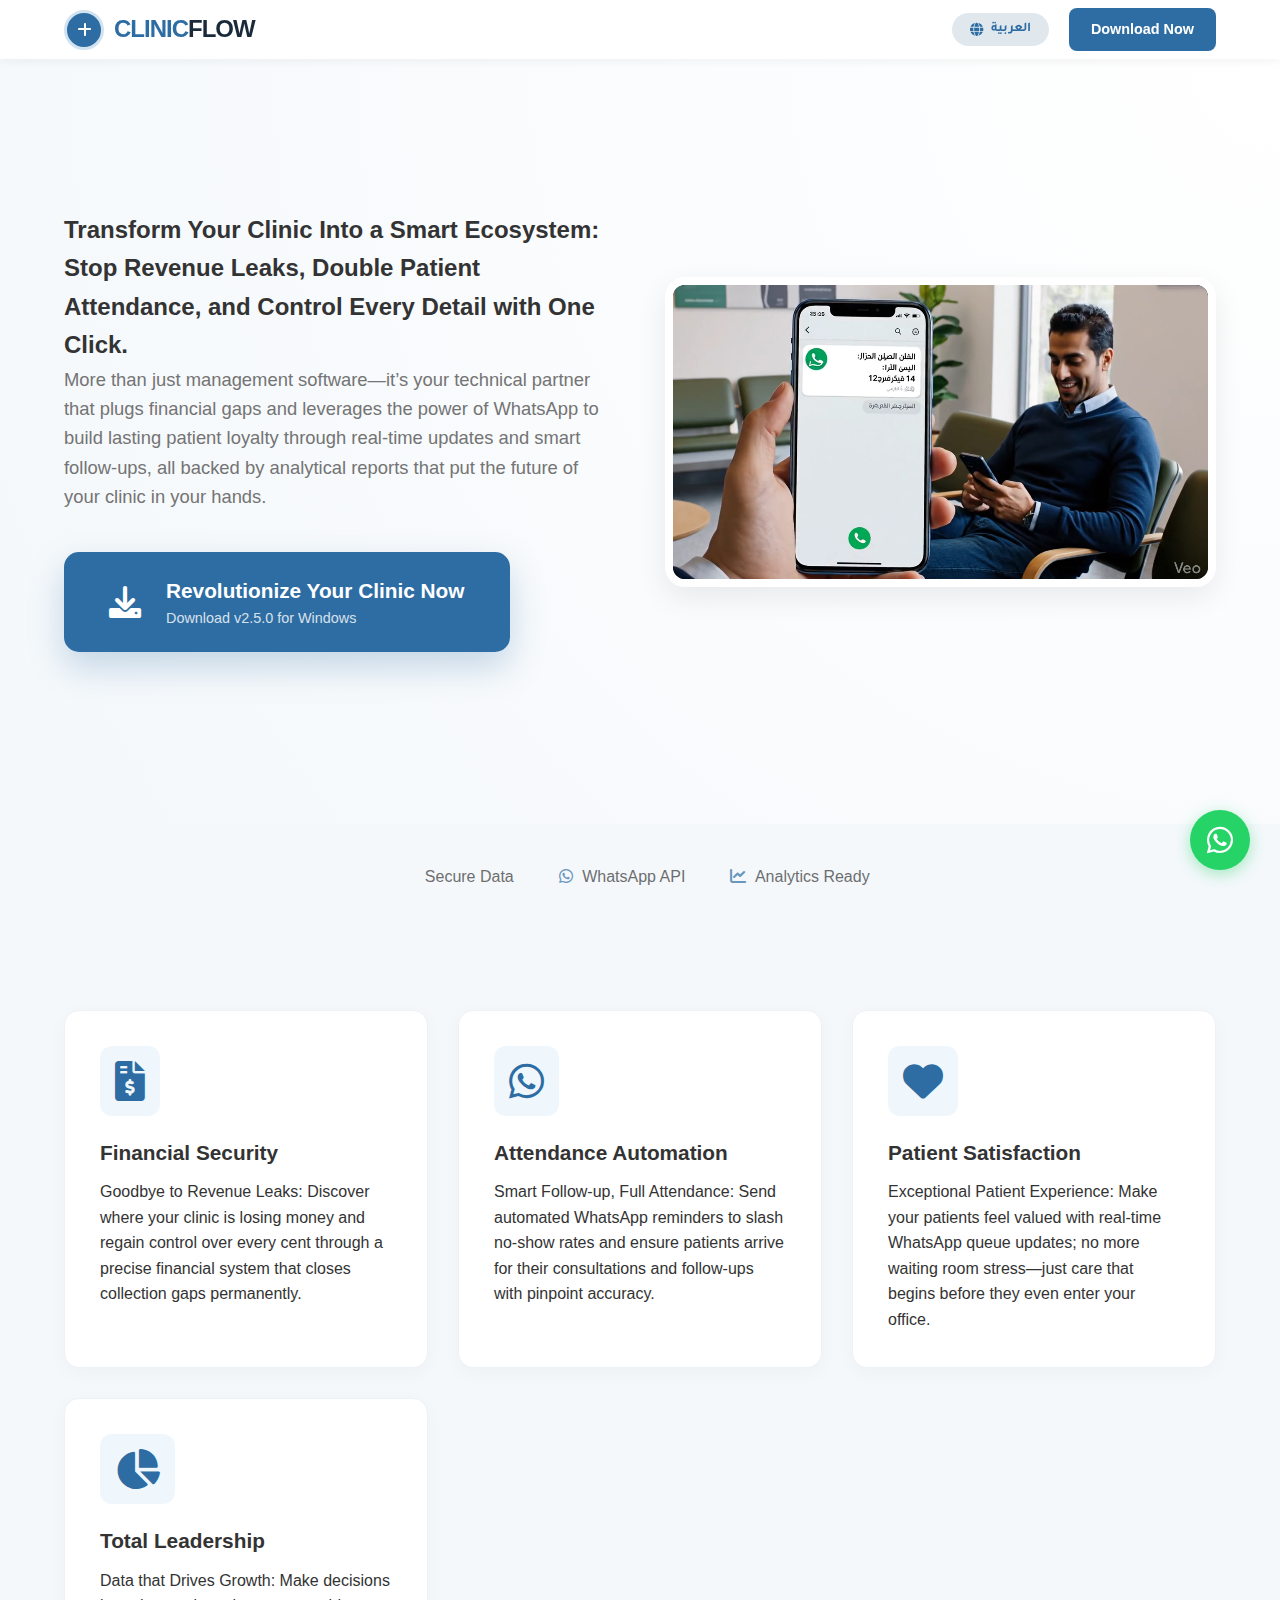
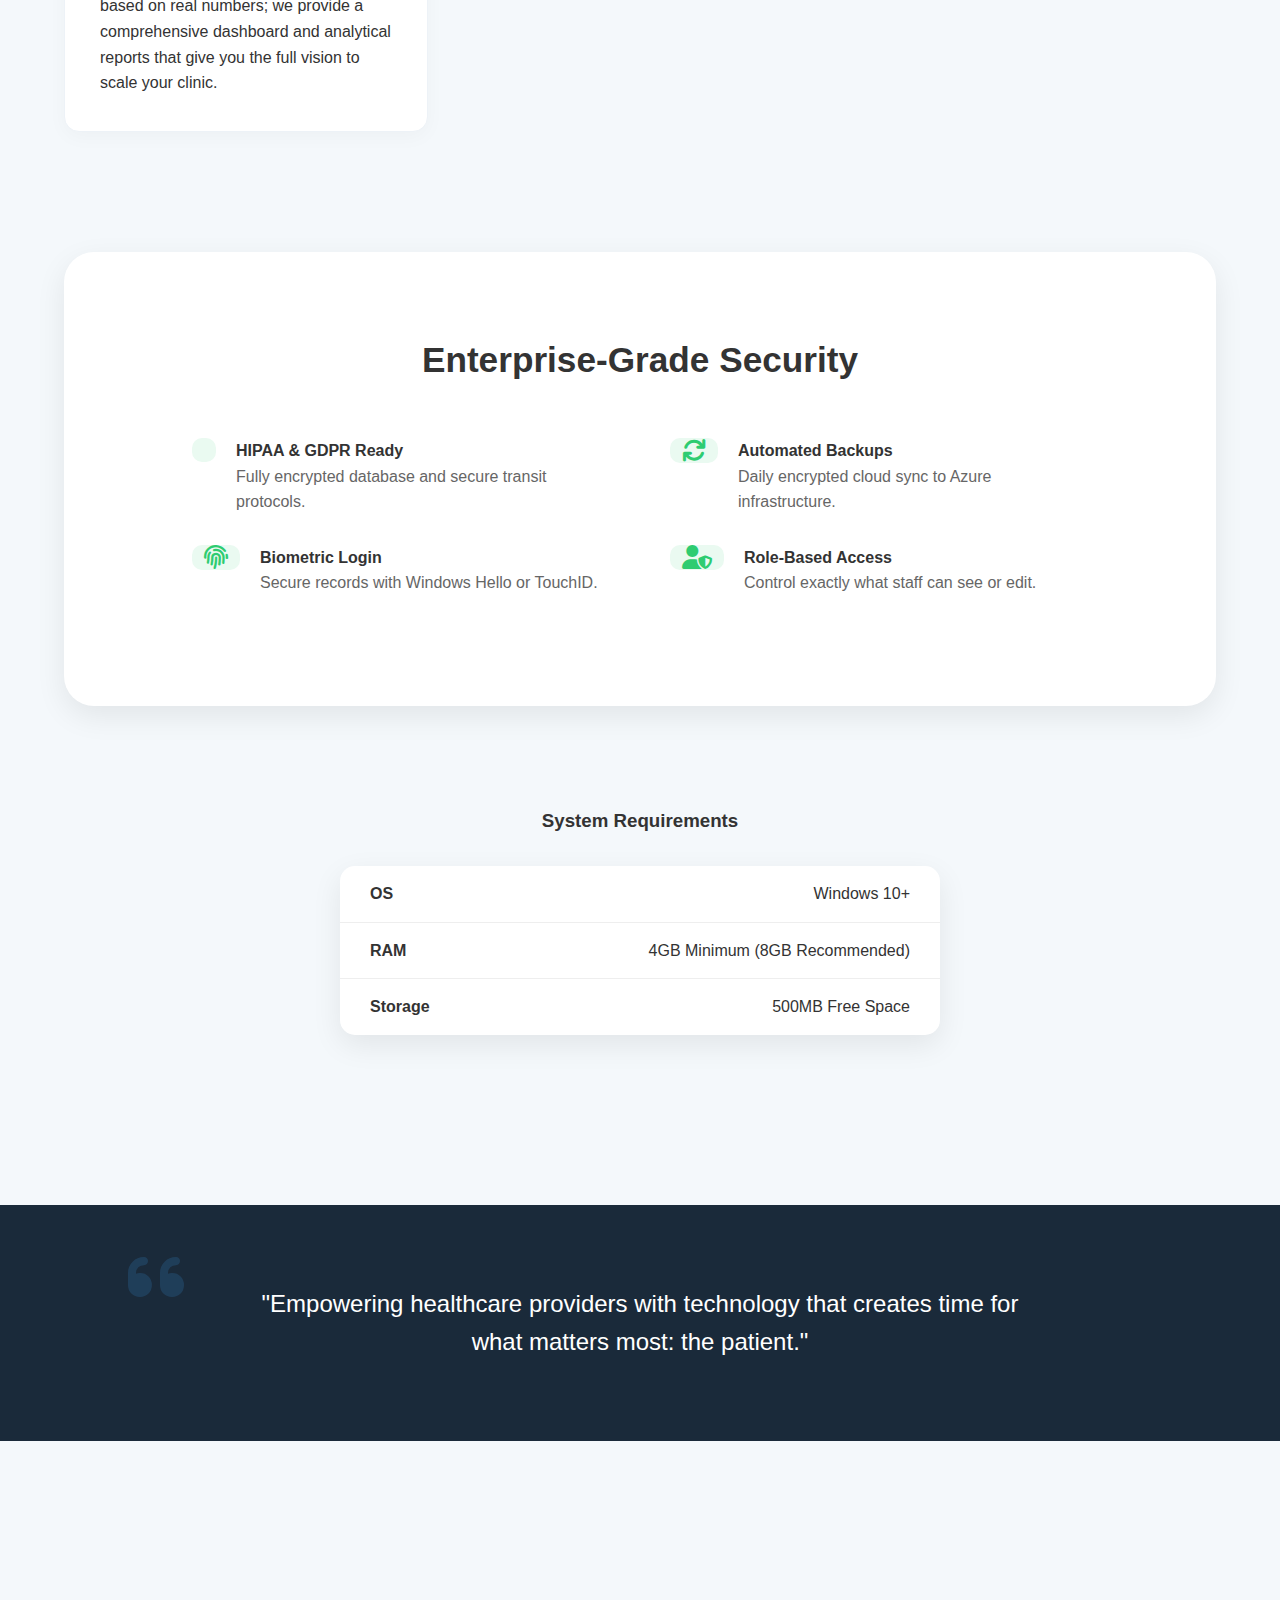
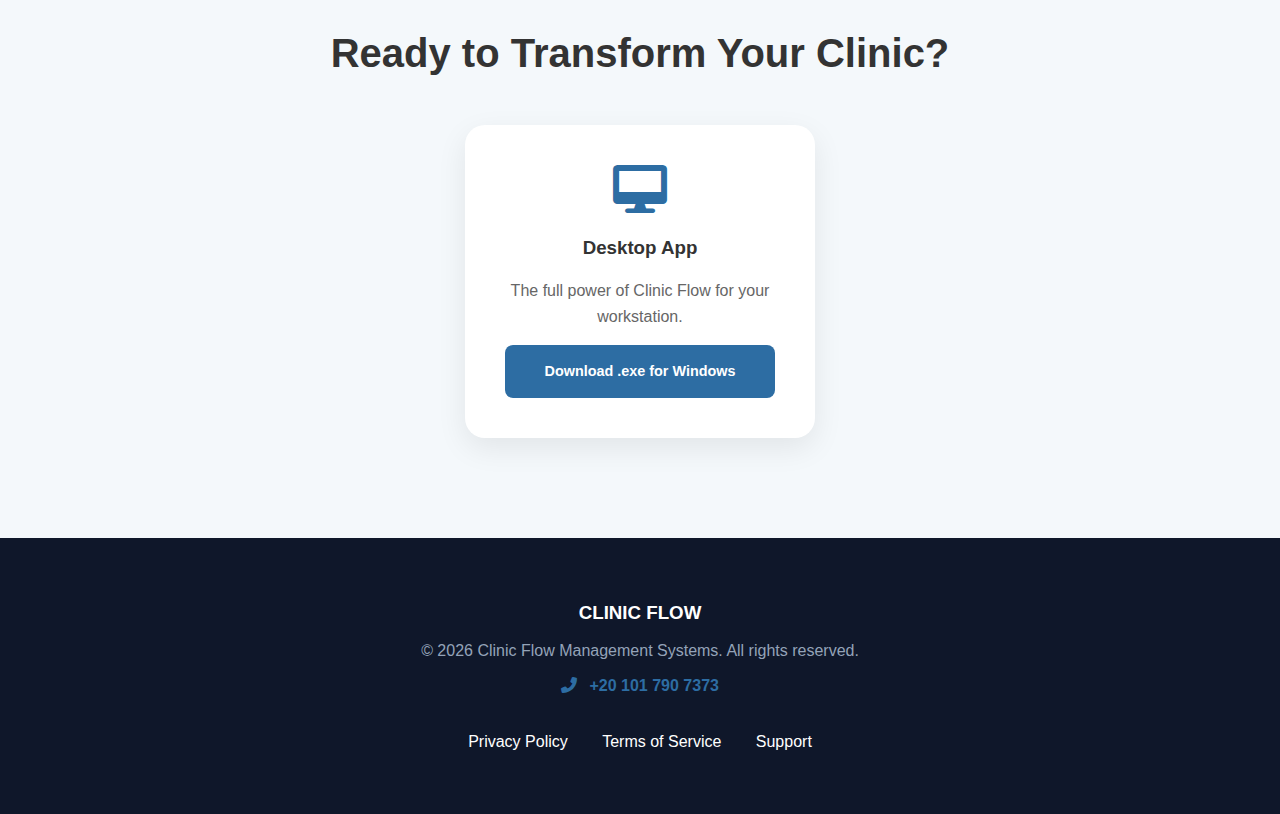
<file: index.html>
<!DOCTYPE html>
<html lang="en" dir="ltr">

<head>
    <meta charset="UTF-8">
    <meta name="viewport" content="width=device-width, initial-scale=1.0">
    <title>Clinic Flow | Professional Practice Management</title>
    <link rel="preconnect" href="https://fonts.googleapis.com">
    <link rel="preconnect" href="https://fonts.gstatic.com" crossorigin>
    <link href="https://fonts.googleapis.com/css2?family=Tajawal:wght@300;400;500;700;800&display=swap"
        rel="stylesheet">
    <link rel="stylesheet" href="https://cdnjs.cloudflare.com/ajax/libs/font-awesome/6.0.0/css/all.min.css">
    <link rel="stylesheet" href="assets/css/style.css">
</head>

<body>

    <nav>
        <div class="logo-container">
            <div class="logo-circle"><i class="fas fa-plus"></i></div>
            <h2 style="color: var(--primary); letter-spacing: -1px; font-weight: 800;">CLINIC<span
                    style="color: #1a2a3a;">FLOW</span></h2>
        </div>
        <div class="nav-right">
            <button class="lang-switch" onclick="toggleLanguage()">
                <i class="fas fa-globe"></i>
                <span id="langBtnText" class="arabic-text">العربية</span>
            </button>
            <a href="https://pub-150f0bf4dea2424f864022547d985e88.r2.dev/clinic-flow.zip" class="btn-download-nav"
                id="navBtn">Download Now</a>
        </div>
    </nav>

    <section class="hero hero-split-container">
        <div class="hero-text-side">
            <h2 id="heroH1">Transform Your Clinic Into a Smart Ecosystem: Stop Revenue Leaks, Double Patient Attendance,
                and Control Every Detail.</h2>
            <p id="heroP">More than just management software—it’s your technical partner that plugs financial gaps and
                leverages the power of WhatsApp to build lasting patient loyalty through real-time updates and smart
                follow-ups.</p>

            <a href="https://pub-150f0bf4dea2424f864022547d985e88.r2.dev/clinic-flow.zip" class="main-download-card">
                <i class="fas fa-download fa-2x"></i>
                <div style="text-align: start;" id="mainDlContent">
                    <div id="dlTextMain" style="font-weight: 700; font-size: 1.3rem;">Revolutionize Your Clinic</div>
                    <div id="dlTextSub" style="font-size: 0.9rem; opacity: 0.8;">Download v2.5.0 for Windows</div>
                </div>
            </a>
        </div>

        <div class="hero-video-side">
            <div class="video-container">
                <video id="heroVideo" width="100%" height="100%" autoplay muted loop playsinline
                    style="object-fit: cover;" src="assets/videos/second-english.mp4">
                    Your browser does not support the video tag.
                </video>
            </div>
        </div>
    </section>

    <div class="trust-badges">
        <span><i class="fas fa-check-shield"></i> Secure Data</span>
        <span><i class="fab fa-whatsapp"></i> WhatsApp API</span>
        <span><i class="fas fa-chart-line"></i> Analytics Ready</span>
    </div>

    <section class="features">
        <div class="feature-card">
            <i class="fas fa-file-invoice-dollar"></i>
            <h3 id="f1T">Financial Security</h3>
            <p id="f1D">Goodbye to Revenue Leaks: Discover where your clinic is losing money and regain control over
                every cent through a precise financial system.</p>
        </div>
        <div class="feature-card">
            <i class="fab fa-whatsapp"></i>
            <h3 id="f2T">Attendance Automation</h3>
            <p id="f2D">Smart Follow-up, Full Attendance: Send automated WhatsApp reminders to slash no-show rates and
                ensure patients arrive on time.</p>
        </div>
        <div class="feature-card">
            <i class="fas fa-heart"></i>
            <h3 id="f3T">Patient Satisfaction</h3>
            <p id="f3D">Exceptional Patient Experience: Real-time WhatsApp queue updates mean no more waiting room
                stress—care starts before they enter.</p>
        </div>
        <div class="feature-card">
            <i class="fas fa-chart-pie"></i>
            <h3 id="f4T">Total Leadership</h3>
            <p id="f4D">Data that Drives Growth: Make decisions based on real numbers with comprehensive reports that
                give you the vision to scale.</p>
        </div>
    </section>

    <section class="security-section">
        <h2 id="secH" style="margin-bottom: 50px; text-align: center; font-size: 2.2rem;">Enterprise-Grade Security</h2>
        <div class="security-grid">
            <div>
                <div class="security-item">
                    <i class="fas fa-shield-halved fa-xl"></i>
                    <div>
                        <strong id="s1T">HIPAA & GDPR Ready</strong>
                        <p id="s1D" style="color: var(--text-light);">Fully encrypted database and secure transit
                            protocols.</p>
                    </div>
                </div>
                <div class="security-item">
                    <i class="fas fa-fingerprint fa-xl"></i>
                    <div>
                        <strong id="s2T">Biometric Login</strong>
                        <p id="s2D" style="color: var(--text-light);">Secure records with Windows Hello or TouchID.</p>
                    </div>
                </div>
            </div>
            <div>
                <div class="security-item">
                    <i class="fas fa-sync fa-xl"></i>
                    <div>
                        <strong id="s3T">Automated Backups</strong>
                        <p id="s3D" style="color: var(--text-light);">Daily encrypted cloud sync to Azure
                            infrastructure.</p>
                    </div>
                </div>
                <div class="security-item">
                    <i class="fas fa-user-shield fa-xl"></i>
                    <div>
                        <strong id="s4T">Role-Based Access</strong>
                        <p id="s4D" style="color: var(--text-light);">Control exactly what staff can see or edit.</p>
                    </div>
                </div>
            </div>
        </div>
    </section>

    <section class="req-section">
        <h3 id="reqH">System Requirements</h3>
        <div class="req-table">
            <div class="req-row"><strong>OS</strong> <span>Windows 10+</span></div>
            <div class="req-row"><strong>RAM</strong> <span>4GB Minimum (8GB Recommended)</span></div>
            <div class="req-row"><strong>Storage</strong> <span>500MB Free Space</span></div>
        </div>
    </section>

    <div class="testimonial">
        <i class="fas fa-quote-left quote-icon"></i>
        <p id="testiP" style="font-size: 1.5rem; max-width: 800px; margin: 0 auto; font-weight: 300;">
            "Empowering healthcare providers with technology that creates time for what matters most: the patient."
        </p>
    </div>

    <section class="platforms" id="download" style="padding: 100px 10%; text-align: center;">
        <h2 id="platH" style="font-size: 2.5rem; margin-bottom: 40px;">Ready to Transform Your Clinic?</h2>
        <div style="display: flex; justify-content: center; gap: 30px; flex-wrap: wrap;">
            <div
                style="background: white; padding: 40px; border-radius: 20px; width: 350px; box-shadow: var(--shadow);">
                <i class="fas fa-desktop" style="font-size: 3rem; color: var(--primary); margin-bottom: 20px;"></i>
                <h3 id="p1T">Desktop App</h3>
                <p id="p1D" style="margin: 15px 0; color: var(--text-light);">The full power of Clinic Flow for your
                    workstation.</p>
                <a href="https://pub-150f0bf4dea2424f864022547d985e88.r2.dev/clinic-flow.zip" class="btn-download-nav"
                    style="display: block; padding: 15px;">Download .exe for
                    Windows</a>
            </div>
        </div>
    </section>

    <footer>
        <div style="margin-bottom: 30px;">
            <h3 style="color: white; margin-bottom: 10px;">CLINIC FLOW</h3>
            <p id="foot">© 2026 Clinic Flow Management Systems. All rights reserved.</p>
            <p style="margin-top: 10px; color: var(--primary); font-weight: bold;">
                <i class="fas fa-phone-alt" style="margin-right:8px;"></i> <span dir="ltr">+20 101 790 7373</span>
            </p>
        </div>
        <div class="footer-links">
            <a href="privacy.html" id="fL1">Privacy Policy</a>
            <a href="terms.html" id="fL2">Terms of Service</a>
            <a href="support.html" id="fL3">Support</a>
        </div>
    </footer>

    <script src="assets/js/main.js"></script>

    <!-- Floating WhatsApp -->
    <a href="https://wa.me/201017907373" class="floating-wa" target="_blank" title="Chat on WhatsApp">
        <i class="fab fa-whatsapp"></i>
    </a>
</body>

</html>
</file>
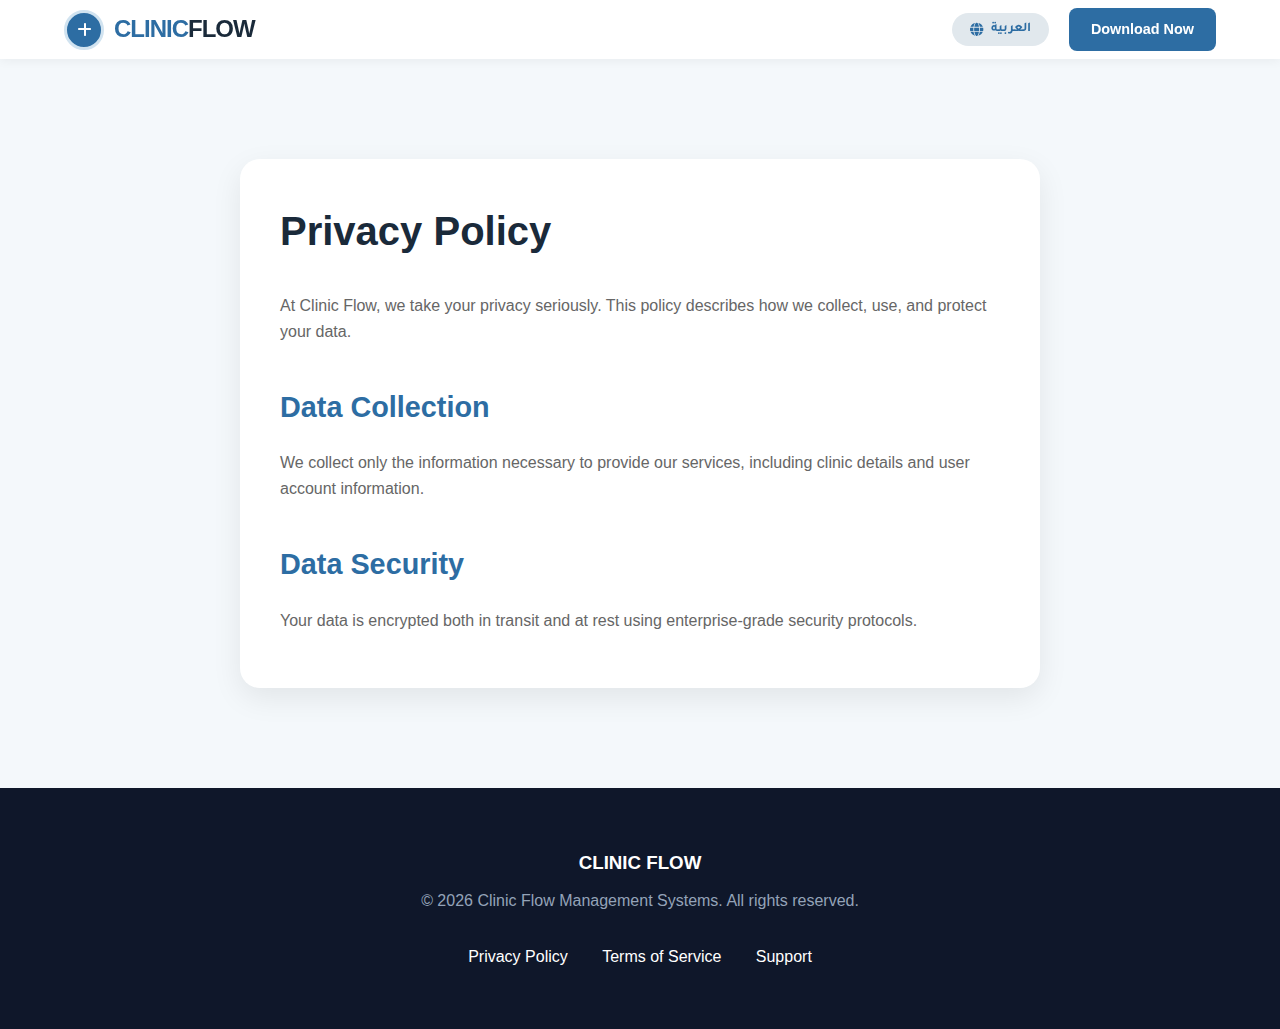
<file: privacy.html>
<!DOCTYPE html>
<html lang="en" dir="ltr">

<head>
    <meta charset="UTF-8">
    <meta name="viewport" content="width=device-width, initial-scale=1.0">
    <title>Privacy Policy | Clinic Flow</title>
    <link rel="preconnect" href="https://fonts.googleapis.com">
    <link rel="preconnect" href="https://fonts.gstatic.com" crossorigin>
    <link href="https://fonts.googleapis.com/css2?family=Tajawal:wght@300;400;500;700;800&display=swap"
        rel="stylesheet">
    <link rel="stylesheet" href="https://cdnjs.cloudflare.com/ajax/libs/font-awesome/6.0.0/css/all.min.css">
    <link rel="stylesheet" href="assets/css/style.css">
</head>

<body>

    <nav>
        <a href="index.html" class="logo-container">
            <div class="logo-circle"><i class="fas fa-plus"></i></div>
            <h2 style="color: var(--primary); letter-spacing: -1px; font-weight: 800;">CLINIC<span
                    style="color: #1a2a3a;">FLOW</span></h2>
        </a>
        <div class="nav-right">
            <button class="lang-switch" onclick="toggleLanguage()">
                <i class="fas fa-globe"></i>
                <span id="langBtnText" class="arabic-text">العربية</span>
            </button>
            <a href="https://pub-150f0bf4dea2424f864022547d985e88.r2.dev/clinic-flow.zip" class="btn-download-nav"
                id="navBtn">Download Now</a>
        </div>
    </nav>

    <div class="page-container">
        <h1 id="privH1">Privacy Policy</h1>
        <p id="privIntro">At Clinic Flow, we take your privacy seriously. This policy describes how we collect, use, and
            protect your data.</p>

        <h2 id="privSec1H">Data Collection</h2>
        <p id="privSec1P">We collect only the information necessary to provide our services, including clinic details
            and user account information.</p>

        <h2 id="privSec2H">Data Security</h2>
        <p id="privSec2P">Your data is encrypted both in transit and at rest using enterprise-grade security protocols.
        </p>
    </div>

    <footer>
        <div style="margin-bottom: 30px;">
            <h3 style="color: white; margin-bottom: 10px;">CLINIC FLOW</h3>
            <p id="foot">© 2026 Clinic Flow Management Systems. All rights reserved.</p>
        </div>
        <div class="footer-links">
            <a href="privacy.html" id="fL1">Privacy Policy</a>
            <a href="terms.html" id="fL2">Terms of Service</a>
            <a href="support.html" id="fL3">Support</a>
        </div>
    </footer>

    <script src="assets/js/main.js"></script>
</body>

</html>
</file>
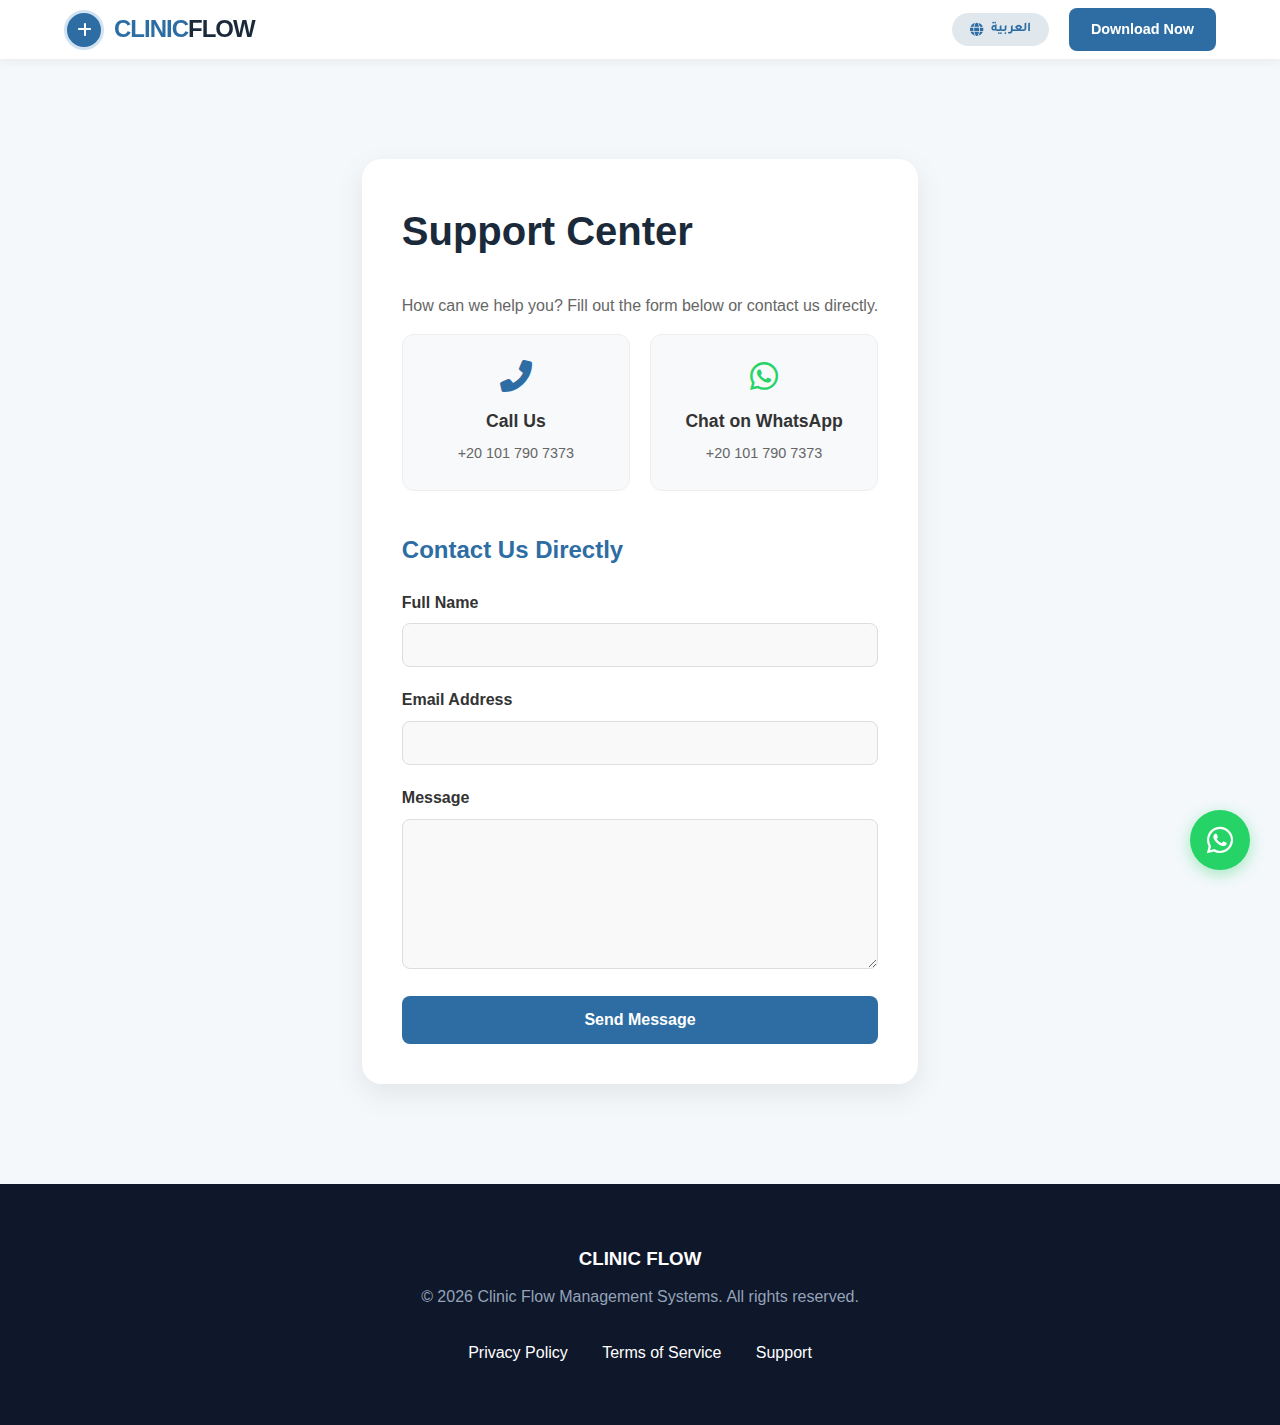
<file: support.html>
<!DOCTYPE html>
<html lang="en" dir="ltr">

<head>
    <meta charset="UTF-8">
    <meta name="viewport" content="width=device-width, initial-scale=1.0">
    <title>Support | Clinic Flow</title>
    <link rel="preconnect" href="https://fonts.googleapis.com">
    <link rel="preconnect" href="https://fonts.gstatic.com" crossorigin>
    <link href="https://fonts.googleapis.com/css2?family=Tajawal:wght@300;400;500;700;800&display=swap"
        rel="stylesheet">
    <link rel="stylesheet" href="https://cdnjs.cloudflare.com/ajax/libs/font-awesome/6.0.0/css/all.min.css">
    <link rel="stylesheet" href="assets/css/style.css">
</head>

<body>

    <nav>
        <a href="index.html" class="logo-container">
            <div class="logo-circle"><i class="fas fa-plus"></i></div>
            <h2 style="color: var(--primary); letter-spacing: -1px; font-weight: 800;">CLINIC<span
                    style="color: #1a2a3a;">FLOW</span></h2>
        </a>
        <div class="nav-right">
            <button class="lang-switch" onclick="toggleLanguage()">
                <i class="fas fa-globe"></i>
                <span id="langBtnText" class="arabic-text">العربية</span>
            </button>
            <a href="https://pub-150f0bf4dea2424f864022547d985e88.r2.dev/clinic-flow.zip" class="btn-download-nav"
                id="navBtn">Download Now</a>
        </div>
    </nav>

    <div class="page-container">
        <h1 id="suppH1">Support Center</h1>
        <p id="suppIntro">How can we help you? Fill out the form below or contact us directly.</p>

        <div class="contact-methods">
            <a href="tel:+201017907373" class="contact-card">
                <i class="fas fa-phone-alt"></i>
                <strong id="phoneLabel">Call Us</strong>
                <span dir="ltr">+20 101 790 7373</span>
            </a>
            <a href="https://wa.me/201017907373" target="_blank" class="contact-card wa-card">
                <i class="fab fa-whatsapp"></i>
                <strong id="waLabel">Chat on WhatsApp</strong>
                <span dir="ltr">+20 101 790 7373</span>
            </a>
        </div>

        <h2 id="contactHeader" style="margin-bottom: 20px; font-size: 1.5rem;">Send a Message</h2>
        <form id="contactForm" style="margin-top: 10px;">
            <div class="form-group">
                <label id="suppNameLabel" for="name" class="form-label">Full Name</label>
                <input type="text" id="name" class="form-input" required>
            </div>
            <div class="form-group">
                <label id="suppEmailLabel" for="email" class="form-label">Email Address</label>
                <input type="email" id="email" class="form-input" required>
            </div>
            <div class="form-group">
                <label id="suppMsgLabel" for="message" class="form-label">Message</label>
                <textarea id="message" class="form-textarea" required></textarea>
            </div>
            <button type="submit" id="suppBtn" class="btn-submit">Send Message</button>
        </form>
    </div>

    <footer>
        <div style="margin-bottom: 30px;">
            <h3 style="color: white; margin-bottom: 10px;">CLINIC FLOW</h3>
            <p id="foot">© 2026 Clinic Flow Management Systems. All rights reserved.</p>
        </div>
        <div class="footer-links">
            <a href="privacy.html" id="fL1">Privacy Policy</a>
            <a href="terms.html" id="fL2">Terms of Service</a>
            <a href="support.html" id="fL3">Support</a>
        </div>
    </footer>

    <script src="assets/js/main.js"></script>

    <!-- Floating WhatsApp -->
    <a href="https://wa.me/201017907373" class="floating-wa" target="_blank" title="Chat on WhatsApp">
        <i class="fab fa-whatsapp"></i>
    </a>
</body>

</html>
</file>
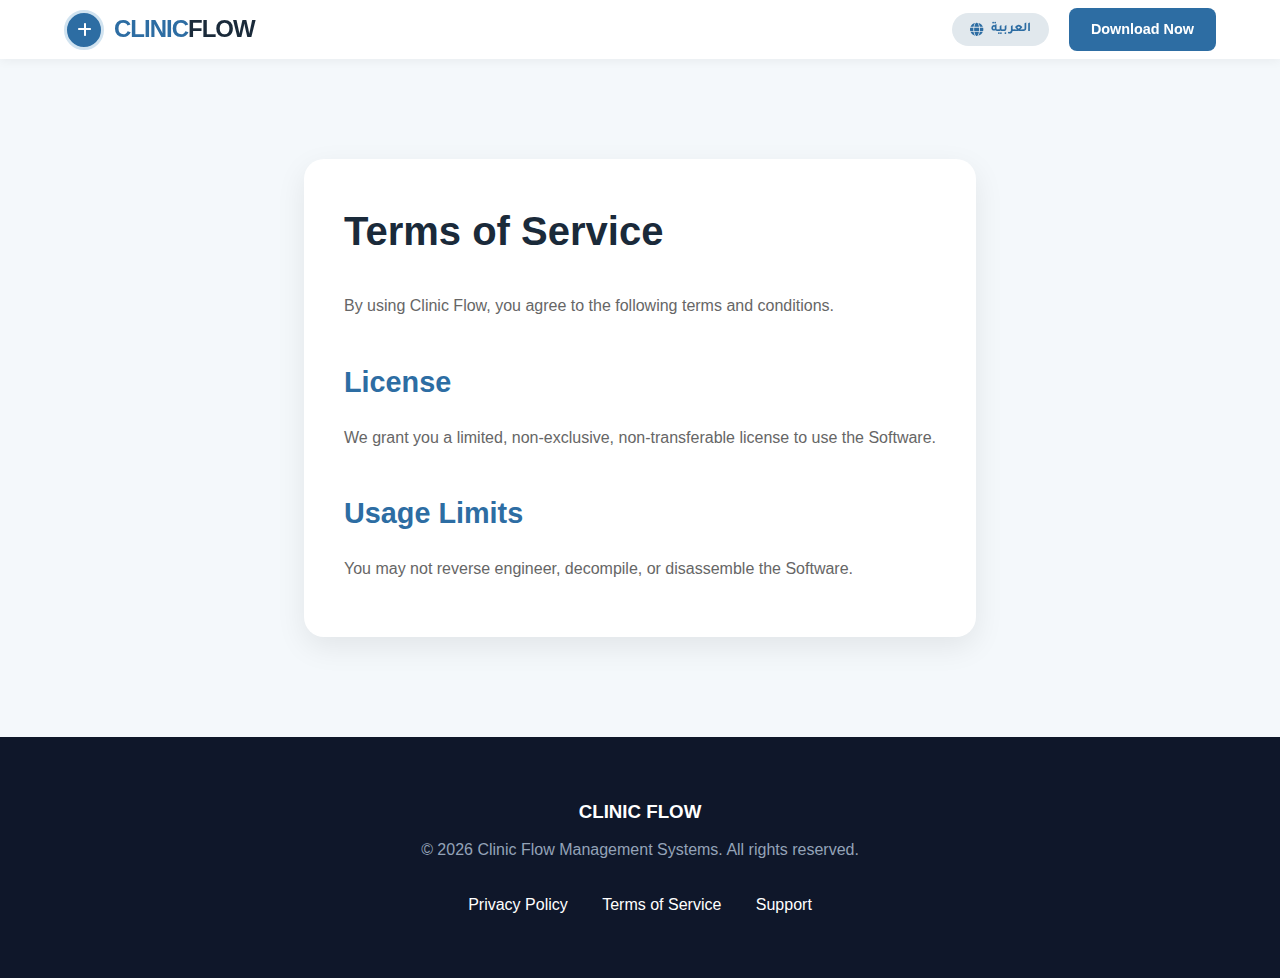
<file: terms.html>
<!DOCTYPE html>
<html lang="en" dir="ltr">

<head>
    <meta charset="UTF-8">
    <meta name="viewport" content="width=device-width, initial-scale=1.0">
    <title>Terms of Service | Clinic Flow</title>
    <link rel="preconnect" href="https://fonts.googleapis.com">
    <link rel="preconnect" href="https://fonts.gstatic.com" crossorigin>
    <link href="https://fonts.googleapis.com/css2?family=Tajawal:wght@300;400;500;700;800&display=swap"
        rel="stylesheet">
    <link rel="stylesheet" href="https://cdnjs.cloudflare.com/ajax/libs/font-awesome/6.0.0/css/all.min.css">
    <link rel="stylesheet" href="assets/css/style.css">
</head>

<body>

    <nav>
        <a href="index.html" class="logo-container">
            <div class="logo-circle"><i class="fas fa-plus"></i></div>
            <h2 style="color: var(--primary); letter-spacing: -1px; font-weight: 800;">CLINIC<span
                    style="color: #1a2a3a;">FLOW</span></h2>
        </a>
        <div class="nav-right">
            <button class="lang-switch" onclick="toggleLanguage()">
                <i class="fas fa-globe"></i>
                <span id="langBtnText" class="arabic-text">العربية</span>
            </button>
            <a href="https://pub-150f0bf4dea2424f864022547d985e88.r2.dev/clinic-flow.zip" class="btn-download-nav"
                id="navBtn">Download Now</a>
        </div>
    </nav>

    <div class="page-container">
        <h1 id="termH1">Terms of Service</h1>
        <p id="termIntro">By using Clinic Flow, you agree to the following terms and conditions.</p>

        <h2 id="termSec1H">License</h2>
        <p id="termSec1P">We grant you a limited, non-exclusive, non-transferable license to use the Software.</p>

        <h2 id="termSec2H">Usage Limits</h2>
        <p id="termSec2P">You may not reverse engineer, decompile, or disassemble the Software.</p>
    </div>

    <footer>
        <div style="margin-bottom: 30px;">
            <h3 style="color: white; margin-bottom: 10px;">CLINIC FLOW</h3>
            <p id="foot">© 2026 Clinic Flow Management Systems. All rights reserved.</p>
        </div>
        <div class="footer-links">
            <a href="privacy.html" id="fL1">Privacy Policy</a>
            <a href="terms.html" id="fL2">Terms of Service</a>
            <a href="support.html" id="fL3">Support</a>
        </div>
    </footer>

    <script src="assets/js/main.js"></script>
</body>

</html>
</file>
<file: assets/css/style.css>
:root {
    --primary: #2d6da3;
    --secondary: #f4f8fb;
    --accent: #e74c3c;
    --text-dark: #333;
    --text-light: #666;
    --white: #ffffff;
    --shadow: 0 10px 30px rgba(0, 0, 0, 0.08);
}

* {
    margin: 0;
    padding: 0;
    box-sizing: border-box;
    font-family: 'Segoe UI', Roboto, sans-serif;
}

body {
    background-color: var(--secondary);
    color: var(--text-dark);
    line-height: 1.6;
    scroll-behavior: smooth;
    display: flex;
    flex-direction: column;
    min-height: 100vh;
}

html[lang="ar"] body,
.arabic-text {
    font-family: 'Tajawal', sans-serif !important;
}

/* Navigation */
nav {
    background: rgba(255, 255, 255, 0.95);
    backdrop-filter: blur(10px);
    padding: 0.5rem 5%;
    display: flex;
    justify-content: space-between;
    align-items: center;
    box-shadow: 0 2px 10px rgba(0, 0, 0, 0.05);
    position: sticky;
    top: 0;
    z-index: 1000;
}

.logo-container {
    display: flex;
    align-items: center;
    gap: 10px;
    text-decoration: none;
}

.logo-circle {
    width: 40px;
    height: 40px;
    background: var(--primary);
    border-radius: 50%;
    display: flex;
    align-items: center;
    justify-content: center;
    color: white;
    border: 3px solid #d1e3f0;
}

.nav-right {
    display: flex;
    align-items: center;
    gap: 20px;
}

.lang-switch {
    background: #e1e8ed;
    border: none;
    padding: 8px 18px;
    border-radius: 20px;
    cursor: pointer;
    font-weight: bold;
    color: var(--primary);
    display: flex;
    align-items: center;
    gap: 8px;
    transition: 0.3s;
}

.btn-download-nav {
    background: var(--primary);
    color: white;
    padding: 10px 22px;
    border-radius: 8px;
    text-decoration: none;
    font-weight: 600;
    font-size: 0.9rem;
    transition: 0.3s;
}

.btn-download-nav:hover {
    background: #1a2a3a;
}

/* --- UPDATED HERO SECTION FOR SPLIT SCREEN --- */
.hero-split-container {
    display: flex;
    align-items: center;
    justify-content: space-between;
    padding: 60px 5% 80px;
    background: radial-gradient(circle at top right, #ffffff 0%, #f4f8fb 100%);
    gap: 50px;
    min-height: 85vh;
}

.hero-text-side {
    flex: 1;
    max-width: 600px;
    text-align: start;
}

.hero-video-side {
    flex: 1;
    width: 100%;
    max-width: 700px;
}

/* Modified H1 size slightly to accommodate the longer text */
.hero h1 {
    font-size: 3rem;
    margin-bottom: 25px;
    color: #1a2a3a;
    line-height: 1.2;
}

.hero p {
    font-size: 1.15rem;
    color: var(--text-light);
    margin-bottom: 40px;
    opacity: 0.9;
}

.main-download-card {
    background: var(--primary);
    color: white;
    display: inline-flex;
    align-items: center;
    padding: 22px 45px;
    border-radius: 15px;
    text-decoration: none;
    transition: transform 0.3s, box-shadow 0.3s;
    box-shadow: 0 15px 35px rgba(45, 109, 163, 0.25);
    gap: 25px;
}

.main-download-card:hover {
    transform: translateY(-5px);
    box-shadow: 0 20px 40px rgba(45, 109, 163, 0.4);
}

/* Updated Video Container Styles */
.video-container {
    width: 100%;
    background: #000;
    border-radius: 20px;
    overflow: hidden;
    box-shadow: var(--shadow);
    position: relative;
    aspect-ratio: 16/9;
    border: 8px solid white;
}

/* Trust Badges */
.trust-badges {
    display: flex;
    justify-content: center;
    gap: 40px;
    padding: 40px 10%;
    opacity: 0.7;
    background: var(--secondary);
    flex-wrap: wrap;
}

.trust-badges i {
    color: var(--primary);
    margin-right: 5px;
    margin-left: 5px;
}

/* Features - Updated for 4 Pillars */
.features {
    padding: 80px 5%;
    display: grid;
    /* Optimized for 4 items */
    grid-template-columns: repeat(auto-fit, minmax(280px, 1fr));
    gap: 30px;
}

.feature-card {
    background: white;
    padding: 35px;
    border-radius: 15px;
    text-align: start;
    /* Aligned start for better reading of longer text */
    box-shadow: 0 5px 20px rgba(0, 0, 0, 0.03);
    border: 1px solid #edf2f7;
    transition: 0.3s;
    display: flex;
    flex-direction: column;
    align-items: flex-start;
}

.feature-card:hover {
    border-color: var(--primary);
    transform: translateY(-5px);
}

.feature-card i {
    font-size: 2.5rem;
    color: var(--primary);
    margin-bottom: 20px;
    background: #f0f7fc;
    padding: 15px;
    border-radius: 12px;
}

.feature-card h3 {
    margin-bottom: 10px;
    font-size: 1.3rem;
}

/* Security */
.security-section {
    padding: 80px 10%;
    background: var(--white);
    border-radius: 30px;
    margin: 40px 5%;
    box-shadow: var(--shadow);
}

.security-grid {
    display: grid;
    grid-template-columns: 1fr 1fr;
    gap: 60px;
    align-items: center;
}

.security-item {
    display: flex;
    align-items: flex-start;
    gap: 20px;
    margin-bottom: 30px;
}

.security-item i {
    color: #2ecc71;
    background: #eafaf1;
    padding: 12px;
    border-radius: 10px;
}

/* Requirements Table */
.req-section {
    padding: 60px 10%;
    text-align: center;
}

.req-table {
    max-width: 600px;
    margin: 30px auto;
    background: white;
    border-radius: 15px;
    overflow: hidden;
    box-shadow: var(--shadow);
}

.req-row {
    display: flex;
    justify-content: space-between;
    padding: 15px 30px;
    border-bottom: 1px solid #eee;
}

.req-row:last-child {
    border-bottom: none;
}

.testimonial {
    background: #1a2a3a;
    color: white;
    margin: 80px 0;
    padding: 80px 10%;
    text-align: center;
    position: relative;
}

.testimonial i.quote-icon {
    font-size: 4rem;
    color: var(--primary);
    opacity: 0.3;
    position: absolute;
    top: 40px;
    left: 10%;
}

footer {
    background: #0f172a;
    color: #94a3b8;
    padding: 60px 10%;
    text-align: center;
    margin-top: auto;
}

.footer-links a {
    color: white;
    margin: 0 15px;
    text-decoration: none;
    font-weight: 500;
}

/* Media Queries */
@media (max-width: 992px) {
    .hero-split-container {
        flex-direction: column;
        text-align: center;
        padding-top: 100px;
        gap: 40px;
    }

    .hero-text-side {
        text-align: center;
        margin-bottom: 20px;
    }

    .hero h1 {
        font-size: 2.5rem;
    }

    .feature-card {
        align-items: center;
        text-align: center;
    }
}

@media (max-width: 768px) {
    .hero h1 {
        font-size: 2rem;
    }

    .security-grid {
        grid-template-columns: 1fr;
    }

    .nav-right .btn-download-nav {
        display: none;
    }
}

/* --- New Pages Styles --- */
.page-container {
    max-width: 800px;
    margin: 100px auto;
    padding: 40px;
    background: white;
    border-radius: 20px;
    box-shadow: var(--shadow);
}

.page-container h1 {
    font-size: 2.5rem;
    color: #1a2a3a;
    margin-bottom: 30px;
}

.page-container h2 {
    font-size: 1.8rem;
    color: var(--primary);
    margin-top: 40px;
    margin-bottom: 20px;
}

.page-container p {
    color: var(--text-light);
    margin-bottom: 15px;
}

.page-container ul {
    margin: 15px 0;
    padding-left: 20px;
    color: var(--text-light);
}

.page-container li {
    margin-bottom: 10px;
}

/* Form Styles */
.form-group {
    margin-bottom: 20px;
}

.form-label {
    display: block;
    margin-bottom: 8px;
    font-weight: 600;
    color: var(--text-dark);
}

.form-input,
.form-textarea {
    width: 100%;
    padding: 12px;
    border: 1px solid #ddd;
    border-radius: 8px;
    font-size: 1rem;
    background: #f9f9f9;
}

.form-textarea {
    resize: vertical;
    min-height: 150px;
}

.btn-submit {
    background: var(--primary);
    color: white;
    border: none;
    padding: 15px 30px;
    border-radius: 8px;
    font-size: 1rem;
    font-weight: 600;
    cursor: pointer;
    transition: 0.3s;
    width: 100%;
}

.btn-submit:hover {
    background: #1a2a3a;
}

/* --- Contact & WhatsApp --- */
.floating-wa {
    position: fixed;
    bottom: 30px;
    right: 30px;
    background: #25D366;
    color: white;
    width: 60px;
    height: 60px;
    border-radius: 50%;
    display: flex;
    align-items: center;
    justify-content: center;
    font-size: 30px;
    box-shadow: 0 4px 15px rgba(37, 211, 102, 0.4);
    z-index: 1000;
    transition: transform 0.3s;
    text-decoration: none;
}

.floating-wa:hover {
    transform: scale(1.1);
}

.contact-methods {
    display: grid;
    grid-template-columns: 1fr 1fr;
    gap: 20px;
    margin-bottom: 40px;
}

.contact-card {
    background: #f8f9fa;
    padding: 25px;
    border-radius: 12px;
    text-align: center;
    text-decoration: none;
    transition: 0.3s;
    border: 1px solid #eee;
}

.contact-card:hover {
    background: white;
    box-shadow: var(--shadow);
    transform: translateY(-3px);
    border-color: var(--primary);
}

.contact-card i {
    font-size: 2rem;
    color: var(--primary);
    margin-bottom: 15px;
    display: block;
}

.contact-card.wa-card i {
    color: #25D366;
}

.contact-card strong {
    display: block;
    color: var(--text-dark);
    font-size: 1.1rem;
    margin-bottom: 5px;
}

.contact-card span {
    color: var(--text-light);
    font-size: 0.9rem;
}

@media (max-width: 768px) {
    .contact-methods {
        grid-template-columns: 1fr;
    }
}
</file>
